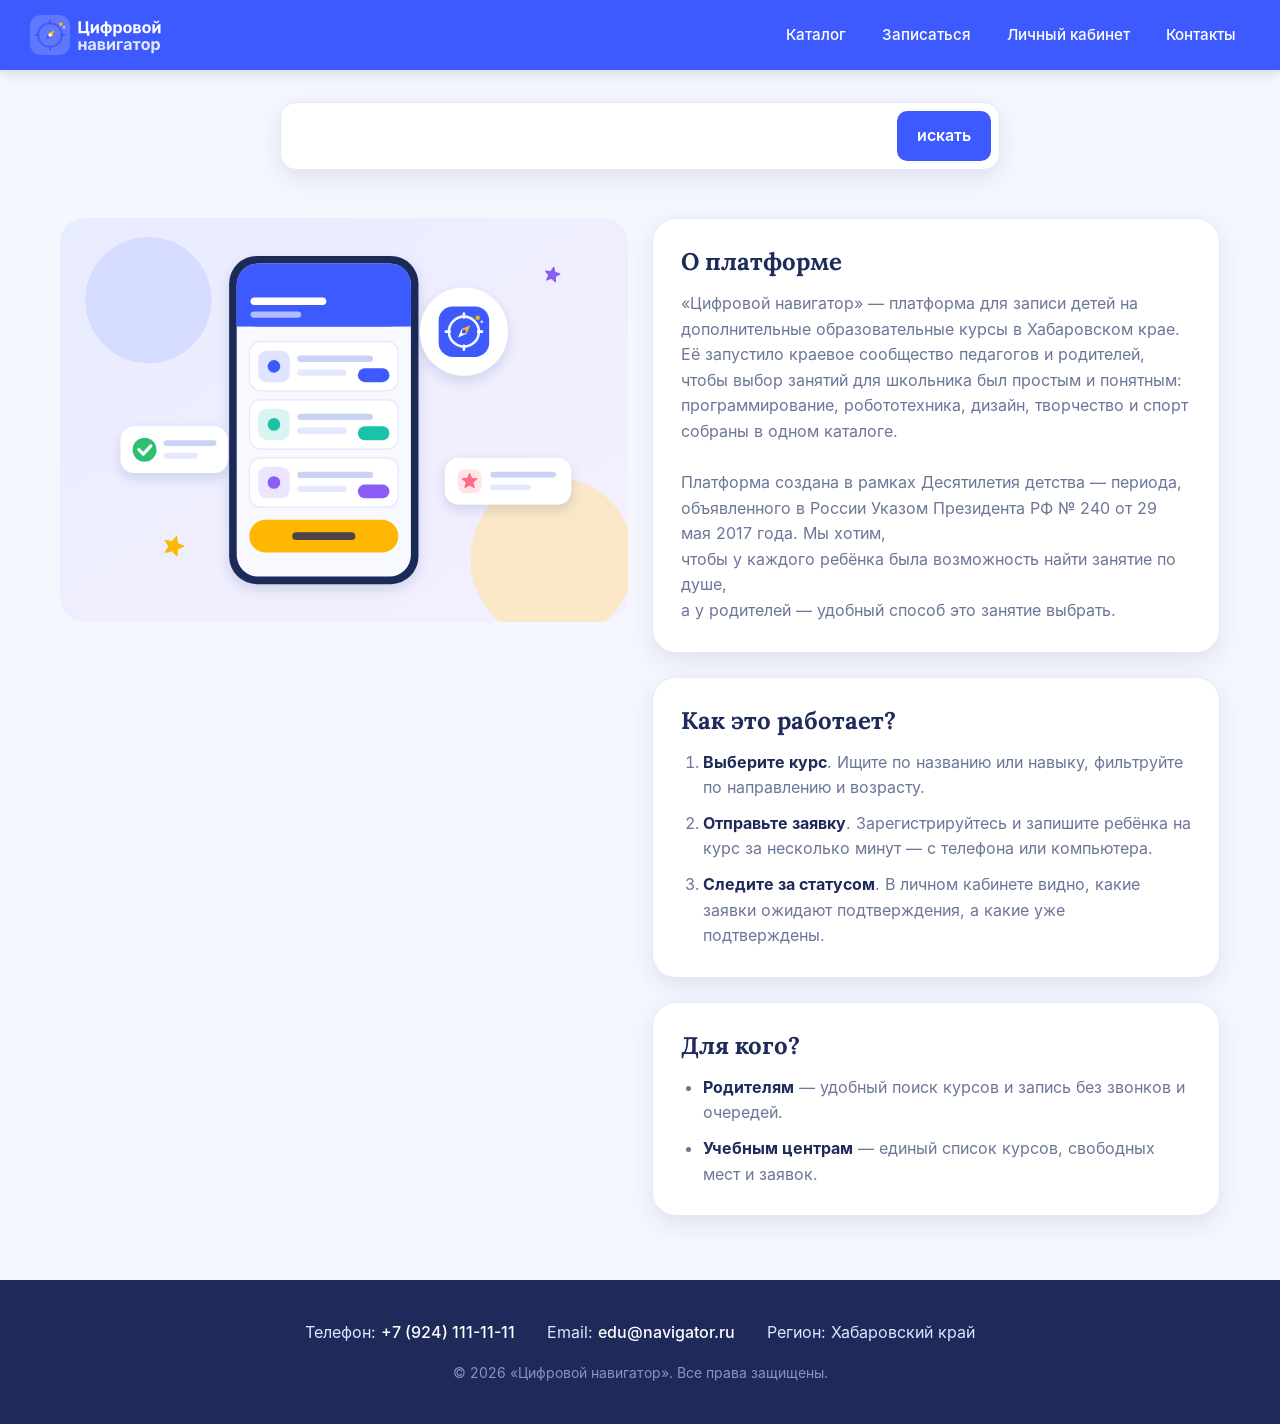
<file: Module-A/index.html>
<!DOCTYPE html>
<html lang="en">
<head>
    <meta charset="UTF-8">
    <meta name="viewport" content="width=device-width, initial-scale=1.0">
    <title>Навигатор</title>

    <link rel="shortcut icon" href="media/favicon.ico" type="image/x-icon">

    <link rel="stylesheet" href="media/css/main.css">
</head>
<body>
    <header>
        <a href="index.html"><img src="media/images/logo/logo-white.svg" alt=""></a>
        
        <nav>
            <ul>
                <li><a href="pages/courses.html">Каталог</a></li>
                <li><a href="pages/registration.html">Записаться</a></li>
                <li><a href="pages/account.html">Личный кабинет</a></li>
                <li><a href="pages/404.html">Контакты</a></li>
            </ul>
        </nav>
    </header>
    <main>
        <div class="search">
            <input type="text">
            <button>искать</button>
        </div>
        <section id="about">

            <img src="media/images/about/about-platform.svg" alt="" class="about-img">

            <div class="card">
                <h2>О платформе</h2>
                <p>«Цифровой навигатор» — платформа для записи детей на дополнительные образовательные курсы в Хабаровском крае. 
                Её запустило краевое сообщество педагогов и родителей, чтобы выбор занятий для школьника был простым и понятным: 
                программирование, робототехника, дизайн, творчество и спорт собраны в одном каталоге.

                Платформа создана в рамках Десятилетия детства — периода, 
                объявленного в России Указом Президента РФ № 240 от 29 мая 2017 года. Мы хотим, 
                чтобы у каждого ребёнка была возможность найти занятие по душе, 
                а у родителей — удобный способ это занятие выбрать.
                </p>
            </div>
            <div class="card">
                <h2>Как это работает?</h2>
                <ol>
                    <li><b>Выберите курс</b>. Ищите по названию или навыку, фильтруйте по направлению и возрасту.</li>
                    <li><b>Отправьте заявку</b>. Зарегистрируйтесь и запишите ребёнка на курс за несколько минут — с телефона или компьютера.</li>
                    <li><b>Следите за статусом</b>. В личном кабинете видно, какие заявки ожидают подтверждения, а какие уже подтверждены.</li>
                </ol>
            </div>
            <div class="card">
                <h2>Для кого?</h2>
                <ul>
                    <li><b>Родителям</b> — удобный поиск курсов и запись без звонков и очередей.</li>
                    <li><b>Учебным центрам</b> — единый список курсов, свободных мест и заявок.</li>
                </ul>
            </div>
        </section>
    </main>
    <footer>
        <ul>
            <li>Телефон: <a href="tel:+7 (924) 111-11-11">+7 (924) 111-11-11</a></li>
            <li>Email: <a href="mailto:edu@navigator.ru">edu@navigator.ru </a></li>
            <li>Регион: Хабаровский край</li>
        </ul>
        <p>© 2026 «Цифровой навигатор». Все права защищены.</p>
    </footer>
</body>
</html>
</file>
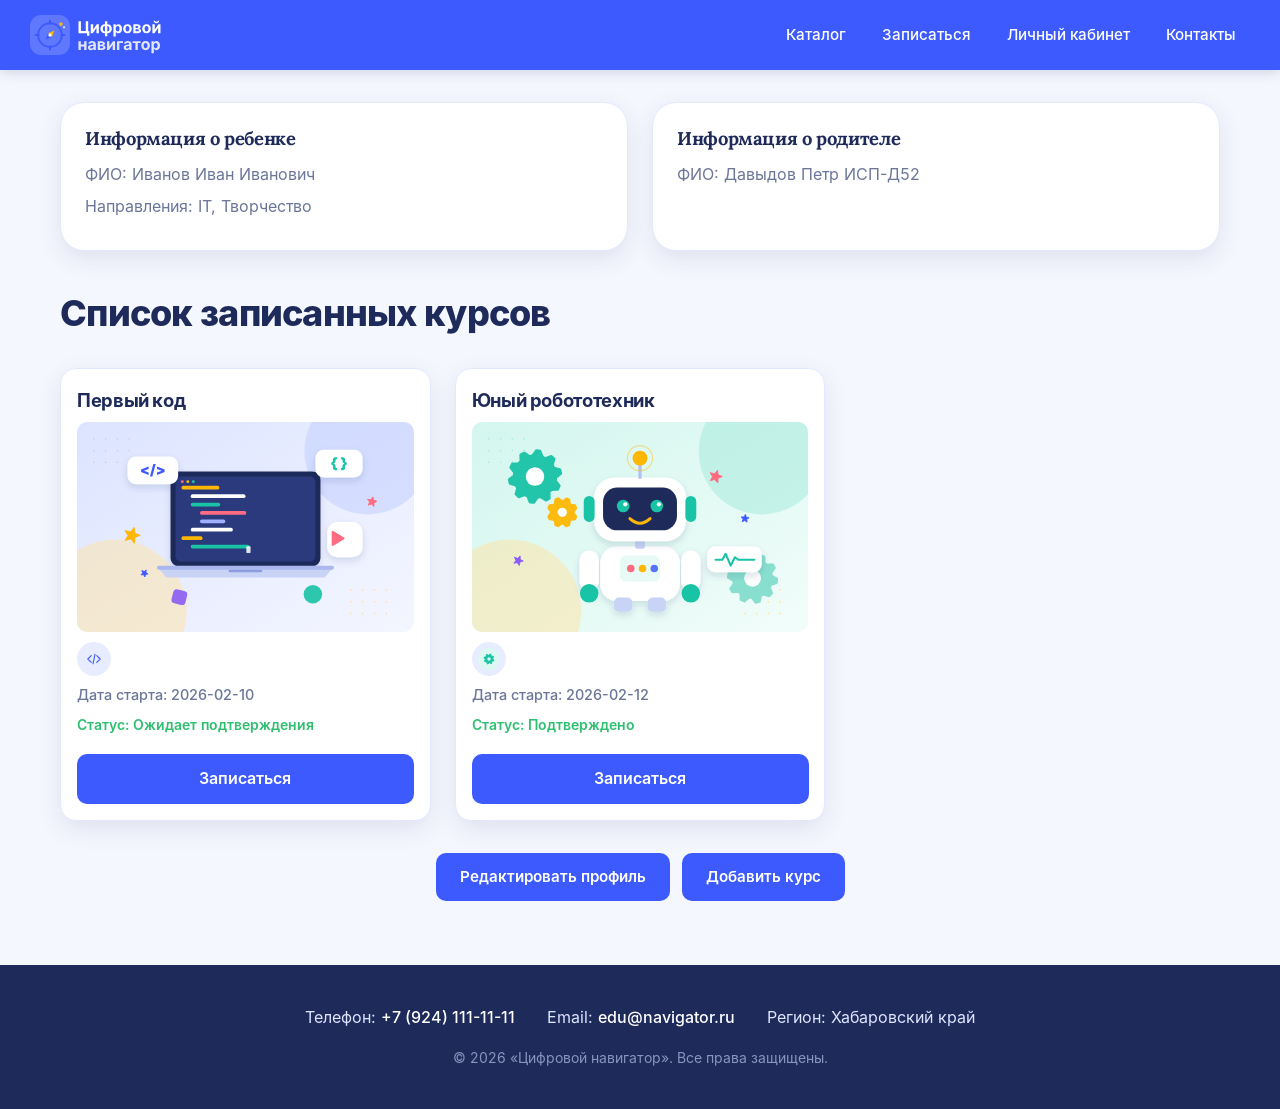
<file: Module-A/pages/account.html>
<!DOCTYPE html>
<html lang="en">
<head>
    <meta charset="UTF-8">
    <meta name="viewport" content="width=device-width, initial-scale=1.0">
    <title>Навигатор | Личный кабинет</title>

    <link rel="shortcut icon" href="../media/favicon.ico" type="image/x-icon">

    <link rel="stylesheet" href="../media/css/main.css">
</head>
<body>
    <header>
        <a href="../index.html"><img src="../media/images/logo/logo-white.svg" alt=""></a>
        
        <nav>
            <ul>
                <li><a href="courses.html">Каталог</a></li>
                <li><a href="registration.html">Записаться</a></li>
                <li><a href="account.html">Личный кабинет</a></li>
                <li><a href="404.html">Контакты</a></li>
            </ul>
        </nav>
    </header>
    <main>
        <div class="info">
            <section class="child-info">
                <h1>Информация о ребенке</h1>
                <p>ФИО: Иванов Иван Иванович</p>
                <p>Направления: IT, Творчество</p>
            </section>
            <section class="parent-info">
                <h1>Информация о родителе</h1>
                <p>ФИО: Давыдов Петр ИСП-Д52</p>
            </section>
        </div>

        <div class="course-cards">
            <h1>Список записанных курсов</h1>

            <div class="course-card">
                <h1>Первый код</h1>
                <img src="../media/images/courses/course-1-first-code.svg" alt="">
                <img src="../media/icons/directions/it.svg" alt="">
                <h2>Дата старта: 2026-02-10</h2>
                <p>Статус: Ожидает подтверждения</p>
                <button>Записаться</button>
            </div>

            <div class="course-card">
                <h1>Юный робототехник</h1>
                <img src="../media/images/courses/course-2-robotics.svg" alt="">
                <img src="../media/icons/directions/engineering.svg" alt="">
                <h2>Дата старта: 2026-02-12</h2>
                <p>Статус: Подтверждено</p>
                <button>Записаться</button>
            </div>
        </div>

        <nav class="navigation-button">
            <a href="">Редактировать профиль</a>
            <a href="../pages/courses.html">Добавить курс</a>
        </nav>
    </main>
    <footer>
        <ul>
            <li>Телефон: <a href="tel">+7 (924) 111-11-11</a></li>
            <li>Email: <a href="mailto">edu@navigator.ru </a></li>
            <li>Регион: Хабаровский край</li>
        </ul>
        <p>© 2026 «Цифровой навигатор». Все права защищены.</p>
    </footer>
</body>
</html>
</file>
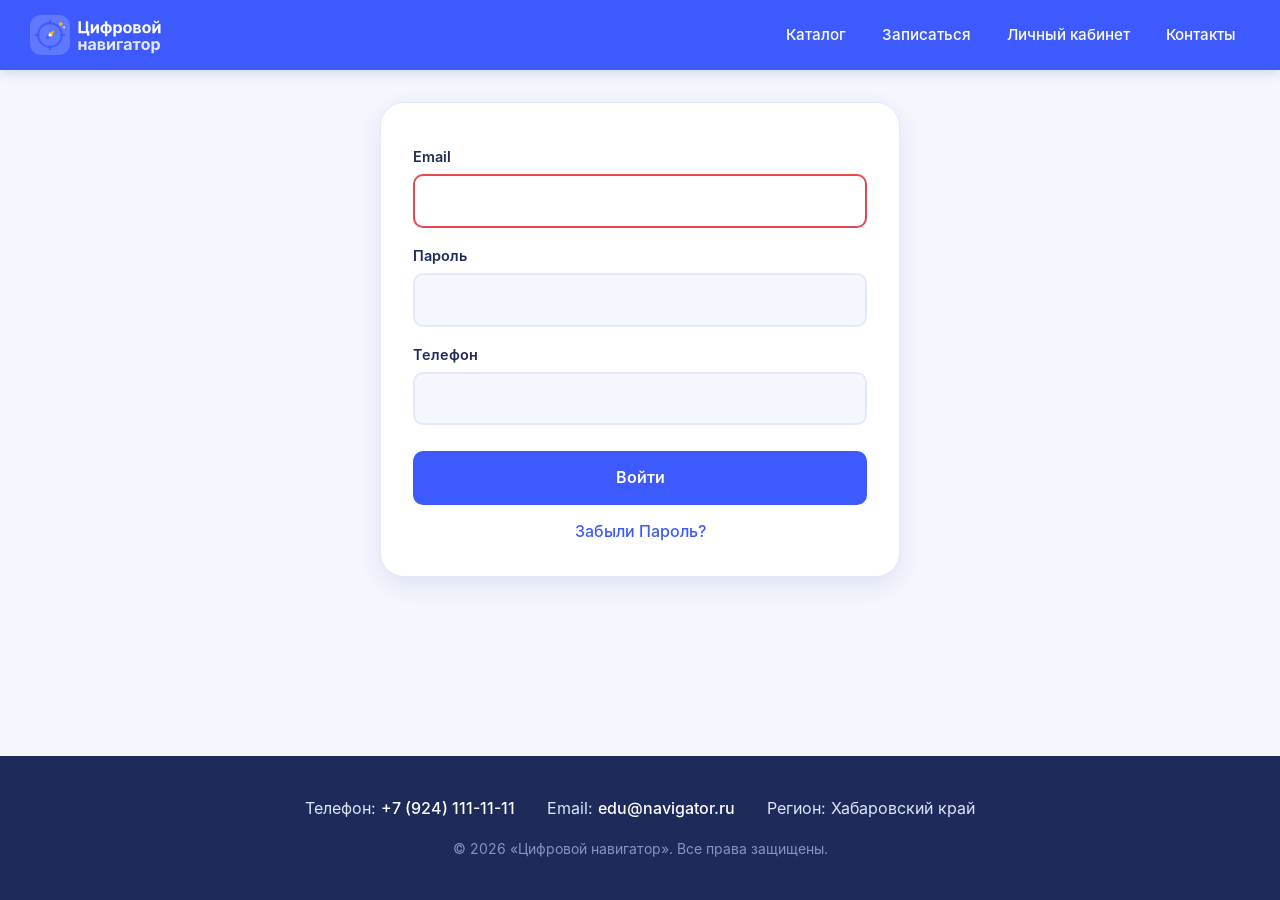
<file: Module-A/pages/authorization.html>
<!DOCTYPE html>
<html lang="en">
<head>
    <meta charset="UTF-8">
    <meta name="viewport" content="width=device-width, initial-scale=1.0">
    <title>Навигатор | Войти</title>

    <link rel="shortcut icon" href="../media/favicon.ico" type="image/x-icon">

    <link rel="stylesheet" href="../media/css/main.css">
</head>
<body>
    <header>
        <a href="../index.html"><img src="../media/images/logo/logo-white.svg" alt=""></a>
        
        <nav>
            <ul>
                <li><a href="courses.html">Каталог</a></li>
                <li><a href="registration.html">Записаться</a></li>
                <li><a href="account.html">Личный кабинет</a></li>
                <li><a href="404.html">Контакты</a></li>
            </ul>
        </nav>
    </header>
    <main>
        <form action="">
            <label for="email">Email</label>
            <input type="email" id="email" required>

            <label for="password">Пароль</label>
            <input type="password" id="password" readonly>

            <label for="phone">Телефон</label>
            <input type="text" id="phone" readonly>

            <button type="submit">Войти</button>

            <a href="">Забыли Пароль?</a>
        </form>
    </main>
    <footer>
        <ul>
            <li>Телефон: <a href="tel">+7 (924) 111-11-11</a></li>
            <li>Email: <a href="mailto">edu@navigator.ru </a></li>
            <li>Регион: Хабаровский край</li>
        </ul>
        <p>© 2026 «Цифровой навигатор». Все права защищены.</p>
    </footer>
</body>
</html>
</file>
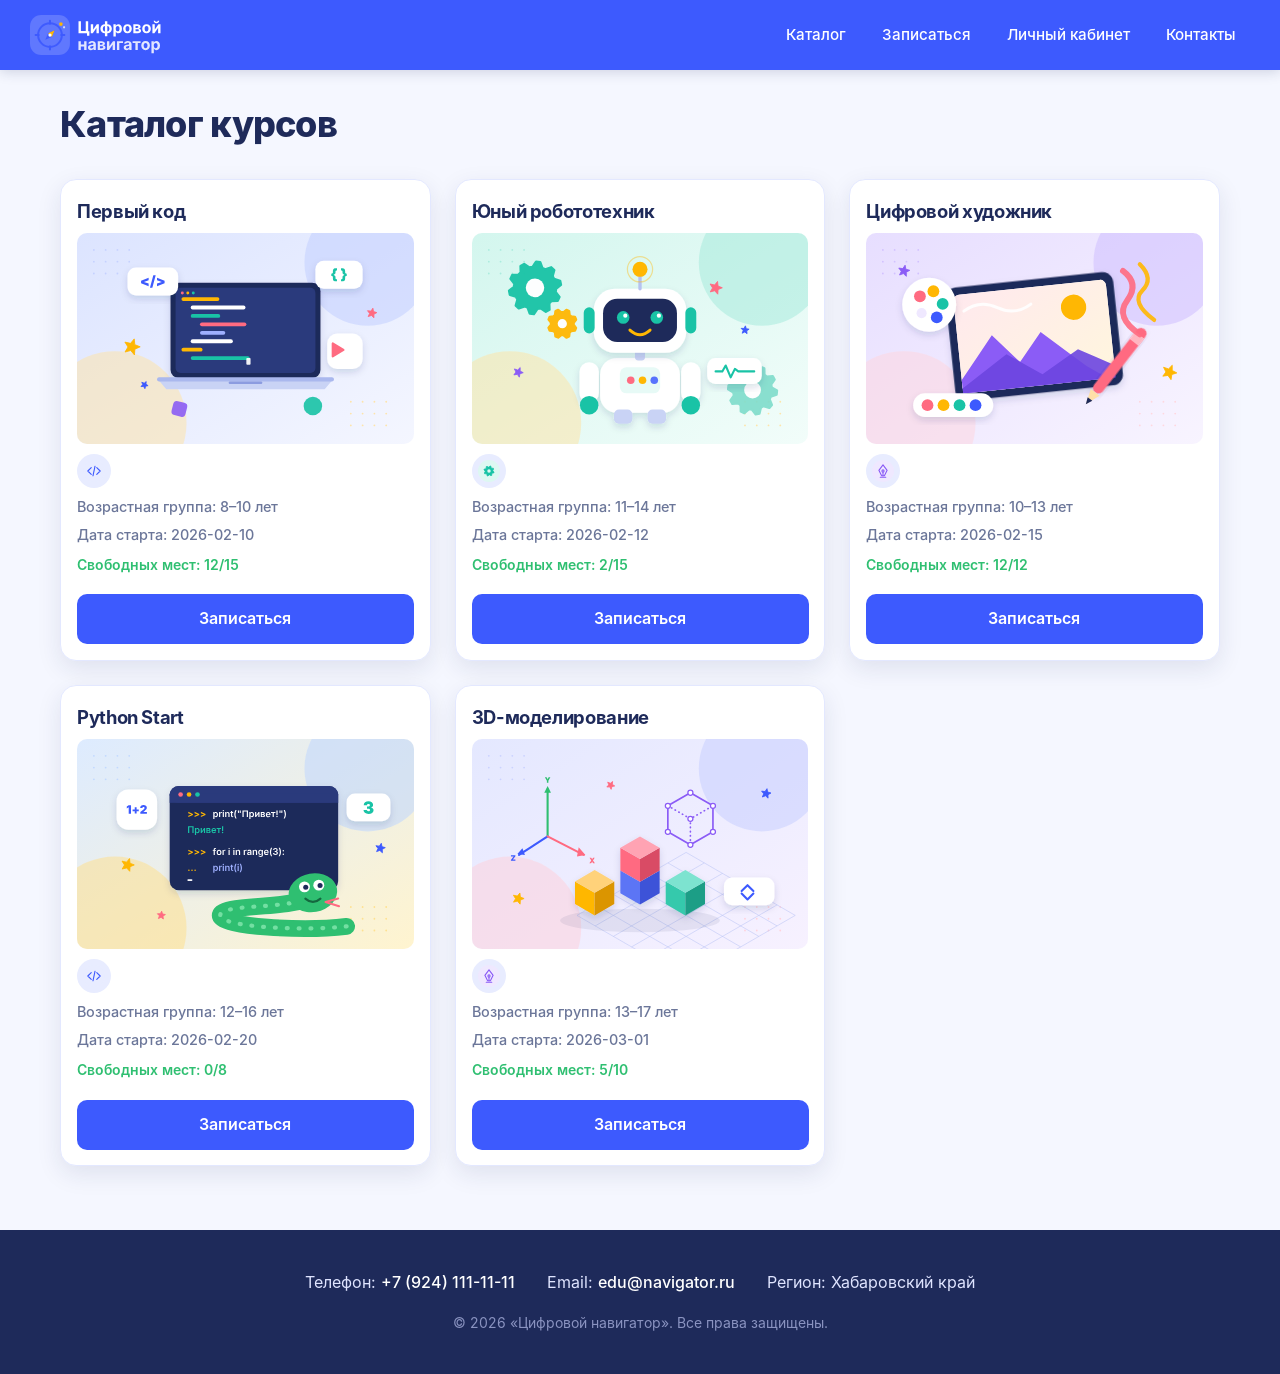
<file: Module-A/pages/courses.html>
<!DOCTYPE html>
<html lang="en">
<head>
    <meta charset="UTF-8">
    <meta name="viewport" content="width=device-width, initial-scale=1.0">
    <title>Навигатор | Каталог курсов</title>

    <link rel="shortcut icon" href="../media/favicon.ico" type="image/x-icon">

    <link rel="stylesheet" href="../media/css/main.css">
</head>
<body>
    <header>
        <a href="../index.html"><img src="../media/images/logo/logo-white.svg" alt=""></a>
        
        <nav>
            <ul>
                <li><a href="courses.html">Каталог</a></li>
                <li><a href="registration.html">Записаться</a></li>
                <li><a href="account.html">Личный кабинет</a></li>
                <li><a href="404.html">Контакты</a></li>
            </ul>
        </nav>
    </header>
    <main>
        <div class="course-cards">
            <h1>Каталог курсов</h1>

            <div class="course-card">
                <h1>Первый код</h1>
                <img src="../media/images/courses/course-1-first-code.svg" alt="">
                <img src="../media/icons/directions/it.svg" alt="">
                <h2>Возрастная группа: 8–10 лет</h2>
                <h2>Дата старта: 2026-02-10</h2>
                <p>Свободных мест: 12/15</p>
                <button>Записаться</button>
            </div>

            <div class="course-card">
                <h1>Юный робототехник</h1>
                <img src="../media/images/courses/course-2-robotics.svg" alt="">
                <img src="../media/icons/directions/engineering.svg" alt="">
                <h2>Возрастная группа: 11–14 лет</h2>
                <h2>Дата старта: 2026-02-12</h2>
                <p>Свободных мест: 2/15</p>
                <button>Записаться</button>
            </div>

            <div class="course-card">
                <h1>Цифровой художник</h1>
                <img src="../media/images/courses/course-3-digital-artist.svg" alt="">
                <img src="../media/icons/directions/design.svg" alt="">
                <h2>Возрастная группа: 10–13 лет</h2>
                <h2>Дата старта: 2026-02-15</h2>
                <p>Свободных мест: 12/12</p>
                <button>Записаться</button>
            </div>

            <div class="course-card">
                <h1>Python Start</h1>
                <img src="../media/images/courses/course-4-python-start.svg" alt="">
                <img src="../media/icons/directions/it.svg" alt="">
                <h2>Возрастная группа: 12–16 лет</h2>
                <h2>Дата старта: 2026-02-20</h2>
                <p>Свободных мест: 0/8</p>
                <button>Записаться</button>
            </div>
            
            <div class="course-card">
                <h1>3D-моделирование</h1>
                <img src="../media/images/courses/course-5-3d-modeling.svg" alt="">
                <img src="../media/icons/directions/design.svg" alt="">
                <h2>Возрастная группа: 13–17 лет</h2>
                <h2>Дата старта: 2026-03-01</h2>
                <p>Свободных мест: 5/10</p>
                <button>Записаться</button>
            </div>
        </div>
    </main>
    <footer>
        <ul>
            <li>Телефон: <a href="tel">+7 (924) 111-11-11</a></li>
            <li>Email: <a href="mailto">edu@navigator.ru </a></li>
            <li>Регион: Хабаровский край</li>
        </ul>
        <p>© 2026 «Цифровой навигатор». Все права защищены.</p>
    </footer>
</body>
</html>
</file>
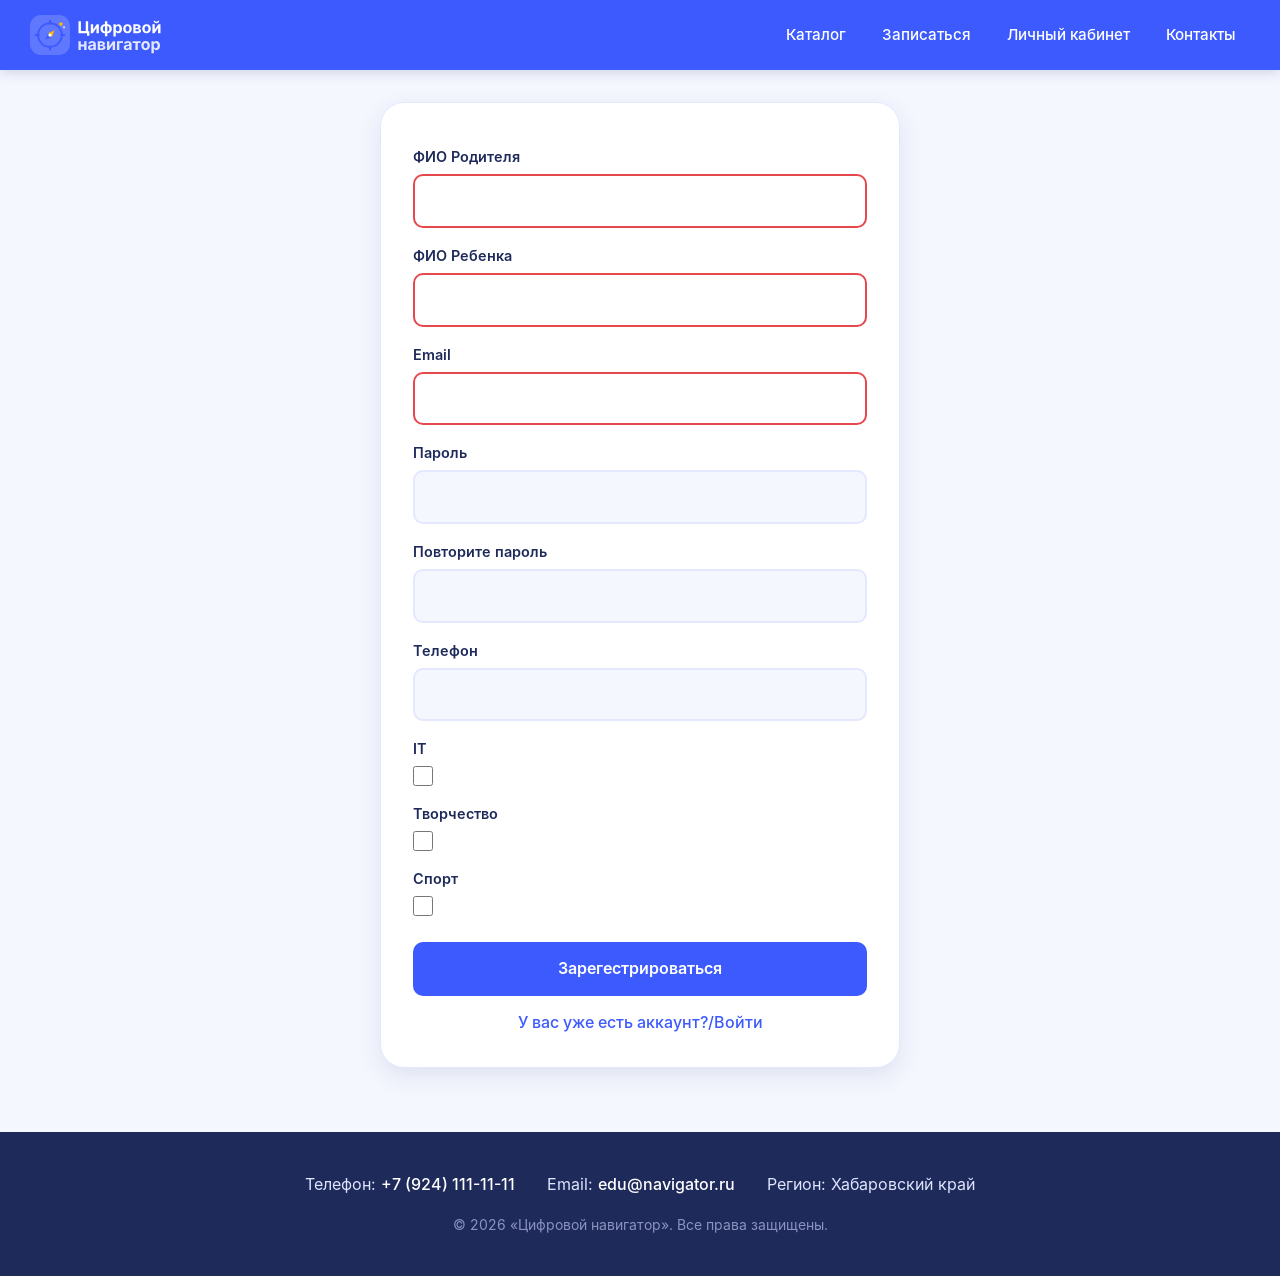
<file: Module-A/pages/registration.html>
<!DOCTYPE html>
<html lang="en">
<head>
    <meta charset="UTF-8">
    <meta name="viewport" content="width=device-width, initial-scale=1.0">
    <title>Навигатор | Регистрация</title>

    <link rel="shortcut icon" href="../media/favicon.ico" type="image/x-icon">

    <link rel="stylesheet" href="../media/css/main.css">
</head>
<body>
    <header>
        <a href="../index.html"><img src="../media/images/logo/logo-white.svg" alt=""></a>
        
        <nav>
            <ul>
                <li><a href="courses.html">Каталог</a></li>
                <li><a href="registration.html">Записаться</a></li>
                <li><a href="account.html">Личный кабинет</a></li>
                <li><a href="404.html">Контакты</a></li>
            </ul>
        </nav>
    </header>
    <main>
        <form action="">
            <label for="parent-name">ФИО Родителя</label>
            <input type="text" id="parent-name" required pattern="^[A-ZА-Я].*" title="Иванов Иван Иванович">

            <label for="child-name">ФИО Ребенка</label>
            <input type="text" id="child-name" required pattern="^[A-ZА-Я].*" title="Иванов Иван Иванович">

            <label for="email">Email</label>
            <input type="email" id="email" required>

            <label for="password">Пароль</label>
            <input type="password" id="password" readonly>

            <label for="password">Повторите пароль</label>
            <input type="password" id="repassword" readonly>

            <label for="phone">Телефон</label>
            <input type="text" id="phone" readonly>

            <label for="checkbox-it">IT</label>
            <input type="checkbox" name="checkbox-it" id="checkbox-it">

            <label for="checkbox-tv">Творчество</label>
            <input type="checkbox" name="checkbox-tv" id="checkbox-tv">

            <label for="checkbox-sport">Спорт</label>
            <input type="checkbox" name="checkbox-sport" id="checkbox-sport">

            <button type="submit">Зарегестрироваться</button>

            <a href="authorization.html">У вас уже есть аккаунт?/Войти</a>
        </form>
    </main>
    <footer>
        <ul>
            <li>Телефон: <a href="tel">+7 (924) 111-11-11</a></li>
            <li>Email: <a href="mailto">edu@navigator.ru </a></li>
            <li>Регион: Хабаровский край</li>
        </ul>
        <p>© 2026 «Цифровой навигатор». Все права защищены.</p>
    </footer>
</body>
</html>
</file>
<file: Module-A/media/css/main.css>
@import url(../fonts/fonts.css);
@import url(tokens.css);

/* ========== 1. БАЗА ========== */
*, *::before, *::after { margin: 0; padding: 0; box-sizing: border-box; }

html { scroll-behavior: smooth; -webkit-text-size-adjust: 100%; }

body {
  font-family: var(--font-base);
  font-size: 16px;
  line-height: 1.6;
  color: var(--color-ink);
  background: var(--color-bg);
  min-height: 100vh;
  display: flex;
  flex-direction: column;
  -webkit-font-smoothing: antialiased;
  text-rendering: optimizeLegibility;
}

main { flex: 1 0 auto; width: 100%; max-width: 1200px; margin: 0 auto; padding: 32px 20px 64px; }

img { max-width: 100%; height: auto; display: block; }

a { color: var(--color-primary); text-decoration: none; transition: color var(--transition); }
a:hover { color: var(--color-primary-dark); }
a:focus-visible { outline: 3px solid var(--color-primary); outline-offset: 2px; border-radius: 4px; }

h1, h2, h3 { line-height: 1.25; color: var(--color-ink); }
h1 { font-size: clamp(1.6rem, 4vw, 2.25rem); font-weight: 800; letter-spacing: -.02em; }
h2 { font-size: clamp(1.15rem, 2.5vw, 1.5rem); font-weight: 700; }
p  { color: var(--color-muted); }

::selection { background: var(--color-primary-light); color: var(--color-ink); }

/* ========== 2. ШАПКА ========== */
header {
  display: flex;
  align-items: center;
  justify-content: space-between;
  gap: 24px;
  background: var(--color-primary);
  padding: 15px 30px;
  position: sticky;
  top: 0;
  z-index: 100;
  box-shadow: 0 2px 12px rgba(30, 42, 90, .18);
}
header > a { display: flex; align-items: center; flex-shrink: 0; }
header img { height: 40px; width: auto; }

nav ul { display: flex; align-items: center; gap: 8px; list-style: none; }
nav a {
  display: inline-block;
  padding: 8px 14px;
  border-radius: var(--radius-sm);
  color: #fff;
  font-weight: 500;
  font-size: .95rem;
  transition: background var(--transition), transform var(--transition);
}
nav a:hover { background: rgba(255,255,255,.16); color: #fff; transform: translateY(-1px); }
nav a:active { transform: translateY(0) scale(.97); }

/* бургер-меню — скрыт на десктопе (структурное изменение №1) */
.burger {
  display: none;
  background: transparent;
  border: 0;
  color: #fff;
  width: 44px; height: 44px;
  border-radius: var(--radius-sm);
  cursor: pointer;
  transition: background var(--transition);
}
.burger:hover { background: rgba(255,255,255,.16); }
.burger span { display: block; width: 22px; height: 2px; margin: 4px auto; background: currentColor; border-radius: 2px; transition: transform var(--transition), opacity var(--transition); }

/* ========== 3. КНОПКИ ========== */
button, .btn {
  font: inherit;
  font-weight: 600;
  color: #fff;
  background: var(--color-primary);
  border: 0;
  border-radius: var(--radius-sm);
  padding: 12px 24px;
  cursor: pointer;
  transition: background var(--transition), transform .1s ease, box-shadow var(--transition);
  will-change: transform;
}
button:hover, .btn:hover { background: var(--color-primary-dark); box-shadow: var(--shadow-card); }
button:active, .btn:active { transform: scale(.96); }
button:focus-visible { outline: 3px solid var(--color-primary-light); outline-offset: 3px; }
button:disabled { background: var(--color-border); color: var(--color-muted); cursor: not-allowed; box-shadow: none; transform: none; }

/* ========== 4. ПОИСК НА ГЛАВНОЙ ========== */
.search {
  display: flex;
  gap: 12px;
  max-width: 720px;
  margin: 0 auto 48px;
  padding: 8px;
  background: var(--color-surface);
  border-radius: var(--radius-md);
  box-shadow: var(--shadow-card);
  border: 1px solid var(--color-border);
}
.search input {
  flex: 1;
  min-width: 0;
  border: 0;
  background: transparent;
  padding: 12px 16px;
  font: inherit;
  color: var(--color-ink);
  border-radius: var(--radius-sm);
}
.search input::placeholder { color: var(--color-muted); }
.search input:focus { outline: none; }
.search:focus-within { border-color: var(--color-primary); box-shadow: 0 0 0 4px var(--color-primary-light); }
.search button { flex-shrink: 0; padding: 12px 20px; }

/* ========== 5. СЕКЦИЯ «О ПЛАТФОРМЕ» ========== */
#about {
  display: grid;
  grid-template-columns: 1fr 1fr;
  gap: 24px;
}
#about .about-img {
  grid-row: span 3;
  width: 100%;
  align-self: start;
  border-radius: var(--radius-lg);
  animation: float 6s ease-in-out infinite;
}
@keyframes float { 0%,100% { transform: translateY(0); } 50% { transform: translateY(-10px); } }

.card {
  background: var(--color-surface);
  border: 1px solid var(--color-border);
  border-radius: var(--radius-lg);
  padding: 28px;
  box-shadow: var(--shadow-card);
  transition: transform var(--transition), box-shadow var(--transition);
}
.card:hover { transform: translateY(-4px); box-shadow: 0 14px 32px rgba(30,42,90,.14); }
.card h2 { margin-bottom: 14px; font-family: var(--font-accent); }
.card p { white-space: pre-line; }
.card ol, .card ul { padding-left: 22px; display: grid; gap: 10px; }
.card li { color: var(--color-muted); }
.card li b { color: var(--color-ink); }

/* ========== 6. КАТАЛОГ КУРСОВ ========== */
.course-cards { display: grid; gap: 24px; }
.course-cards > h1 { margin-bottom: 8px; }

/* сетка карточек — 3 колонки на десктопе (адаптив ниже) */
.course-cards {
  grid-template-columns: repeat(3, 1fr);
}
.course-cards > h1 { grid-column: 1 / -1; }

.course-card {
  display: flex;
  flex-direction: column;
  gap: 10px;
  background: var(--color-surface);
  border: 1px solid var(--color-border);
  border-radius: var(--radius-md);
  padding: 16px;
  box-shadow: var(--shadow-card);
  transition: transform var(--transition), box-shadow var(--transition);
  overflow: hidden;
}
.course-card:hover { transform: translateY(-4px); box-shadow: 0 14px 32px rgba(30,42,90,.14); }

/* обложка: две картинки в разметке → первая = обложка, вторая = бейдж */
.course-card img:first-of-type {
  width: 100%;
  aspect-ratio: 8 / 5;
  object-fit: cover;
  border-radius: var(--radius-sm);
  transition: transform .35s ease;
}
.course-card:hover img:first-of-type { transform: scale(1.04); }

/* бейдж направления */
.course-card img:last-of-type {
  width: 34px; height: 34px;
  padding: 6px;
  border-radius: 50%;
  background: var(--color-primary-light);
  align-self: flex-start;
}

.course-card h1 { font-size: 1.15rem; font-weight: 700; margin-top: 4px; }
.course-card h2 { font-size: .9rem; font-weight: 500; color: var(--color-muted); }
.course-card p {
  font-size: .875rem;
  font-weight: 600;
  color: var(--color-success);
  margin-top: auto;
}
.course-card button { margin-top: 8px; width: 100%; }

/* «мест нет» */
.course-card p:only-of-type:not(:empty) { }
.course-card:has(p:contains("0/")) p { color: var(--color-error); }
.course-card button[disabled] { background: var(--color-border); color: var(--color-muted); }

/* ========== 7. ФОРМЫ (регистрация/авторизация) ========== */
main form {
  display: grid;
  gap: 6px;
  max-width: 520px;
  margin: 0 auto;
  background: var(--color-surface);
  border: 1px solid var(--color-border);
  border-radius: var(--radius-lg);
  padding: 32px;
  box-shadow: var(--shadow-card);
}
main form label { font-weight: 600; font-size: .9rem; color: var(--color-ink); margin-top: 10px; }
main form input[type="text"],
main form input[type="email"],
main form input[type="password"],
main form input[type="tel"] {
  font: inherit;
  padding: 12px 14px;
  border: 2px solid var(--color-border);
  border-radius: var(--radius-sm);
  background: var(--color-surface);
  color: var(--color-ink);
  transition: border-color var(--transition), box-shadow var(--transition), background var(--transition);
}
main form input:hover:not([readonly]) { border-color: #c9d2ff; }
main form input:focus {
  outline: none;
  border-color: var(--color-primary);
  box-shadow: 0 0 0 4px var(--color-primary-light);
}
main form input[readonly] { background: var(--color-bg); color: var(--color-muted); cursor: not-allowed; }

/* состояния валидации */
main form input:not(:placeholder-shown):valid { border-color: var(--color-success); }
main form input:not(:placeholder-shown):invalid:not(:focus) { border-color: var(--color-error); }
main form input.error { border-color: var(--color-error); background: #fff5f5; }
main form input.success { border-color: var(--color-success); }
.field-error {
  font-size: .8rem;
  color: var(--color-error);
  margin-top: -2px;
  min-height: 1em;
  opacity: 0;
  transform: translateY(-4px);
  transition: opacity var(--transition), transform var(--transition);
}
.field-error.visible { opacity: 1; transform: translateY(0); }

/* чекбоксы */
main form input[type="checkbox"] {
  width: 20px; height: 20px;
  accent-color: var(--color-primary);
  cursor: pointer;
  justify-self: start;
  transition: transform var(--transition);
}
main form input[type="checkbox"]:active { transform: scale(.9); }
main form input[type="checkbox"] + label,
main form label[for^="checkbox"] { display: inline-flex; align-items: center; gap: 8px; }

main form button[type="submit"] { margin-top: 20px; padding: 14px; font-size: 1rem; }
main form a { text-align: center; margin-top: 8px; font-weight: 500; }

/* ========== 8. ЛИЧНЫЙ КАБИНЕТ ========== */
.info { display: grid; grid-template-columns: 1fr 1fr; gap: 24px; margin-bottom: 40px; }
.info section {
  background: var(--color-surface);
  border: 1px solid var(--color-border);
  border-radius: var(--radius-lg);
  padding: 24px;
  box-shadow: var(--shadow-card);
}
.info h1 { font-size: 1.15rem; margin-bottom: 12px; font-family: var(--font-accent); }
.info p { margin-bottom: 6px; }
.info p b { color: var(--color-ink); }

.navigation-button {
  display: flex;
  flex-wrap: wrap;
  gap: 12px;
  justify-content: center;
  margin-top: 32px;
}
.navigation-button a {
  display: inline-block;
  padding: 12px 24px;
  border-radius: var(--radius-sm);
  font-weight: 600;
  background: var(--color-primary);
  color: #fff;
  transition: background var(--transition), transform .1s ease;
}
.navigation-button a:hover { background: var(--color-primary-dark); color: #fff; }
.navigation-button a:active { transform: scale(.96); }

/* статусы заявок (если добавятся) */
.status { display: inline-block; padding: 4px 10px; border-radius: 999px; font-size: .75rem; font-weight: 700; }
.status--pending { background: #fff4d6; color: #9a6b00; }
.status--confirmed { background: #e3f8ec; color: var(--color-success); }

/* ========== 9. 404 ========== */
body > img[src*="404"] { display: block; margin: 80px auto 24px; max-width: 420px; }
body > h1 { text-align: center; margin-bottom: 24px; }
body > a[href*="index"] {
  display: block;
  width: fit-content;
  margin: 0 auto;
  padding: 12px 28px;
  background: var(--color-primary);
  color: #fff;
  border-radius: var(--radius-sm);
  font-weight: 600;
  transition: background var(--transition), transform .1s ease;
}
body > a[href*="index"]:hover { background: var(--color-primary-dark); color: #fff; }
body > a[href*="index"]:active { transform: scale(.96); }

/* ========== 10. ПОДВАЛ ========== */
footer {
  flex-shrink: 0;
  background: var(--color-ink);
  color: #dfe4ff;
  padding: 40px 30px;
  display: grid;
  gap: 16px;
  text-align: center;
}
footer ul { list-style: none; display: flex; flex-wrap: wrap; justify-content: center; gap: 12px 32px; }
footer a { color: #fff; font-weight: 500; }
footer a:hover { color: var(--color-teal); }
footer p { color: #8a93c0; font-size: .875rem; }

/* ========== 11. МОДАЛЬНОЕ ОКНО (SPA: «Заявка отправлена») ========== */
.modal-overlay {
  position: fixed; inset: 0;
  background: rgba(30,42,90,.5);
  display: flex; align-items: center; justify-content: center;
  padding: 20px;
  opacity: 0;
  animation: fadeIn var(--transition) forwards;
  z-index: 1000;
}
.modal {
  background: var(--color-surface);
  border-radius: var(--radius-lg);
  padding: 32px;
  max-width: 440px;
  width: 100%;
  text-align: center;
  box-shadow: 0 24px 60px rgba(30,42,90,.3);
  transform: scale(.92);
  animation: popIn .25s cubic-bezier(.34,1.56,.64,1) forwards;
}
.modal h2 { margin-bottom: 12px; }
.modal p { margin-bottom: 24px; }
@keyframes fadeIn { to { opacity: 1; } }
@keyframes popIn  { to { transform: scale(1); } }

/* ========== 12. АНИМАЦИЯ ПОЯВЛЕНИЯ КОНТЕНТА ========== */
main > * { animation: riseIn .45s ease both; }
main > *:nth-child(2) { animation-delay: .05s; }
main > *:nth-child(3) { animation-delay: .1s; }
@keyframes riseIn { from { opacity: 0; transform: translateY(12px); } to { opacity: 1; transform: none; } }

@media (prefers-reduced-motion: reduce) {
  *, *::before, *::after { animation: none !important; transition: none !important; }
}

/* ================================================================
   13. АДАПТИВНОСТЬ
   Структурные изменения:
   №1 — меню → бургер (≤768px)
   №2 — сетка курсов: 3 → 2 → 1 колонка
   №3 — «О платформе»: 2 колонки → 1, картинка сверху
   №4 — инфо в кабинете: 2 колонки → 1
   №5 — поиск: инлайн → в столбик
   №6 — подвал/меню: row → column, уменьшение отступов
   ================================================================ */

/* Планшет: 1024px и меньше */
@media (max-width: 1024px) {
  main { max-width: 100%; padding: 24px 24px 48px; }
  .course-cards { grid-template-columns: repeat(2, 1fr); } /* №2 */
}

/* Мобильный широкий: 768px */
@media (max-width: 768px) {
  header { padding: 12px 16px; gap: 12px; }
  header img { height: 34px; }

  /* №1: бургер-меню */
  .burger { display: block; }
  nav {
    position: absolute;
    top: 100%; left: 0; right: 0;
    background: var(--color-primary);
    padding: 0 16px;
    max-height: 0;
    overflow: hidden;
    transition: max-height .3s ease, padding .3s ease;
    box-shadow: 0 12px 24px rgba(30,42,90,.25);
  }
  nav.open { max-height: 320px; padding: 12px 16px 20px; }
  nav ul { flex-direction: column; align-items: stretch; gap: 4px; }
  nav a { display: block; padding: 12px 14px; }

  /* №3: «О платформе» в одну колонку, картинка первой */
  #about { grid-template-columns: 1fr; }
  #about .about-img { grid-row: auto; order: -1; animation: none; }

  /* №4: кабинет */
  .info { grid-template-columns: 1fr; }

  /* №5: поиск в столбик */
  .search { flex-direction: column; padding: 10px; }
  .search button { width: 100%; }

  main { padding: 20px 16px 40px; }
  .card { padding: 22px; }

  /* №6: подвал */
  footer { padding: 28px 16px; }
  footer ul { flex-direction: column; gap: 8px; }

  main form { padding: 24px 20px; }
}

/* Мобильный узкий: 375–480px */
@media (max-width: 480px) {
  body { font-size: 15px; }
  .course-cards { grid-template-columns: 1fr; } /* №2: 1 колонка */
  main h1, .course-cards > h1 { font-size: 1.4rem; }
  .card { padding: 18px; border-radius: var(--radius-md); }
  .search { margin-bottom: 32px; }
  .navigation-button { flex-direction: column; }
  .navigation-button a { text-align: center; }
  footer ul { font-size: .9rem; }
}
</file>
